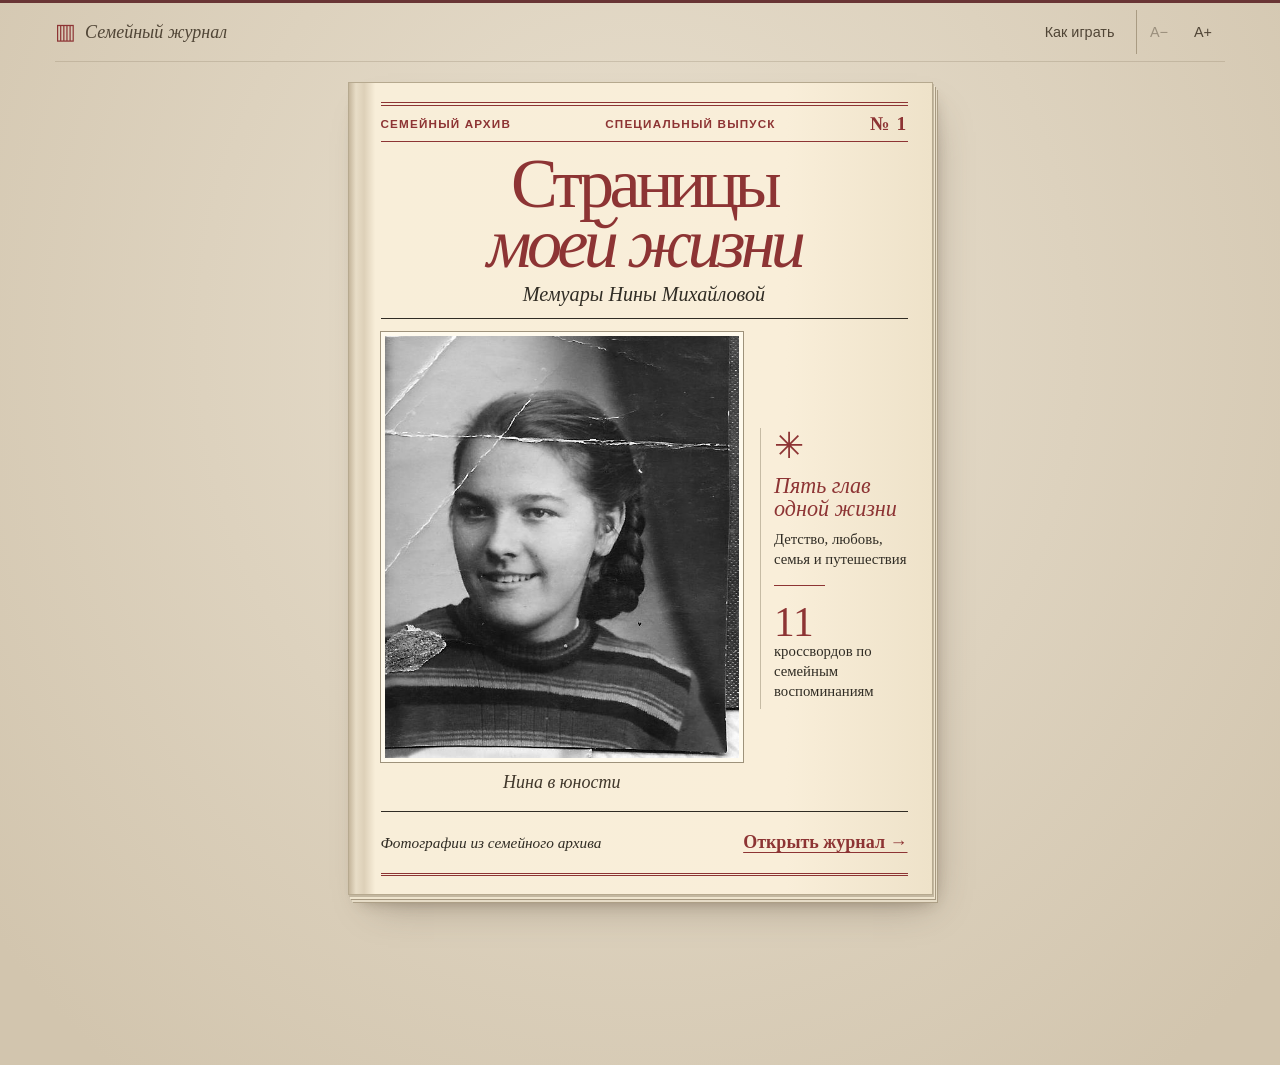
<file: index.html>
<!doctype html>
<html lang="ru"><head><meta charset="utf-8"><meta name="viewport" content="width=device-width, initial-scale=1"><meta name="theme-color" content="#f6eedf"><title>Страницы моей жизни · Семейный журнал</title><link rel="stylesheet" href="style.css"></head><body>
<header><div class="brand"><span class="bookicon" aria-hidden="true">▥</span> Семейный журнал</div><div class="tools"><button id="help">Как играть</button><span class="scale"><button id="smaller" aria-label="Уменьшить шрифт">А−</button><button id="larger" aria-label="Увеличить шрифт">А+</button></span></div></header>
<main id="app"></main>
<dialog id="dialog"><article id="dialogbody"></article><button id="close">Закрыть</button></dialog>
<script src="grids.js"></script><script src="journal.js"></script><script src="archive.js"></script><script src="book.js"></script><script src="app.js"></script></body></html>
</file>
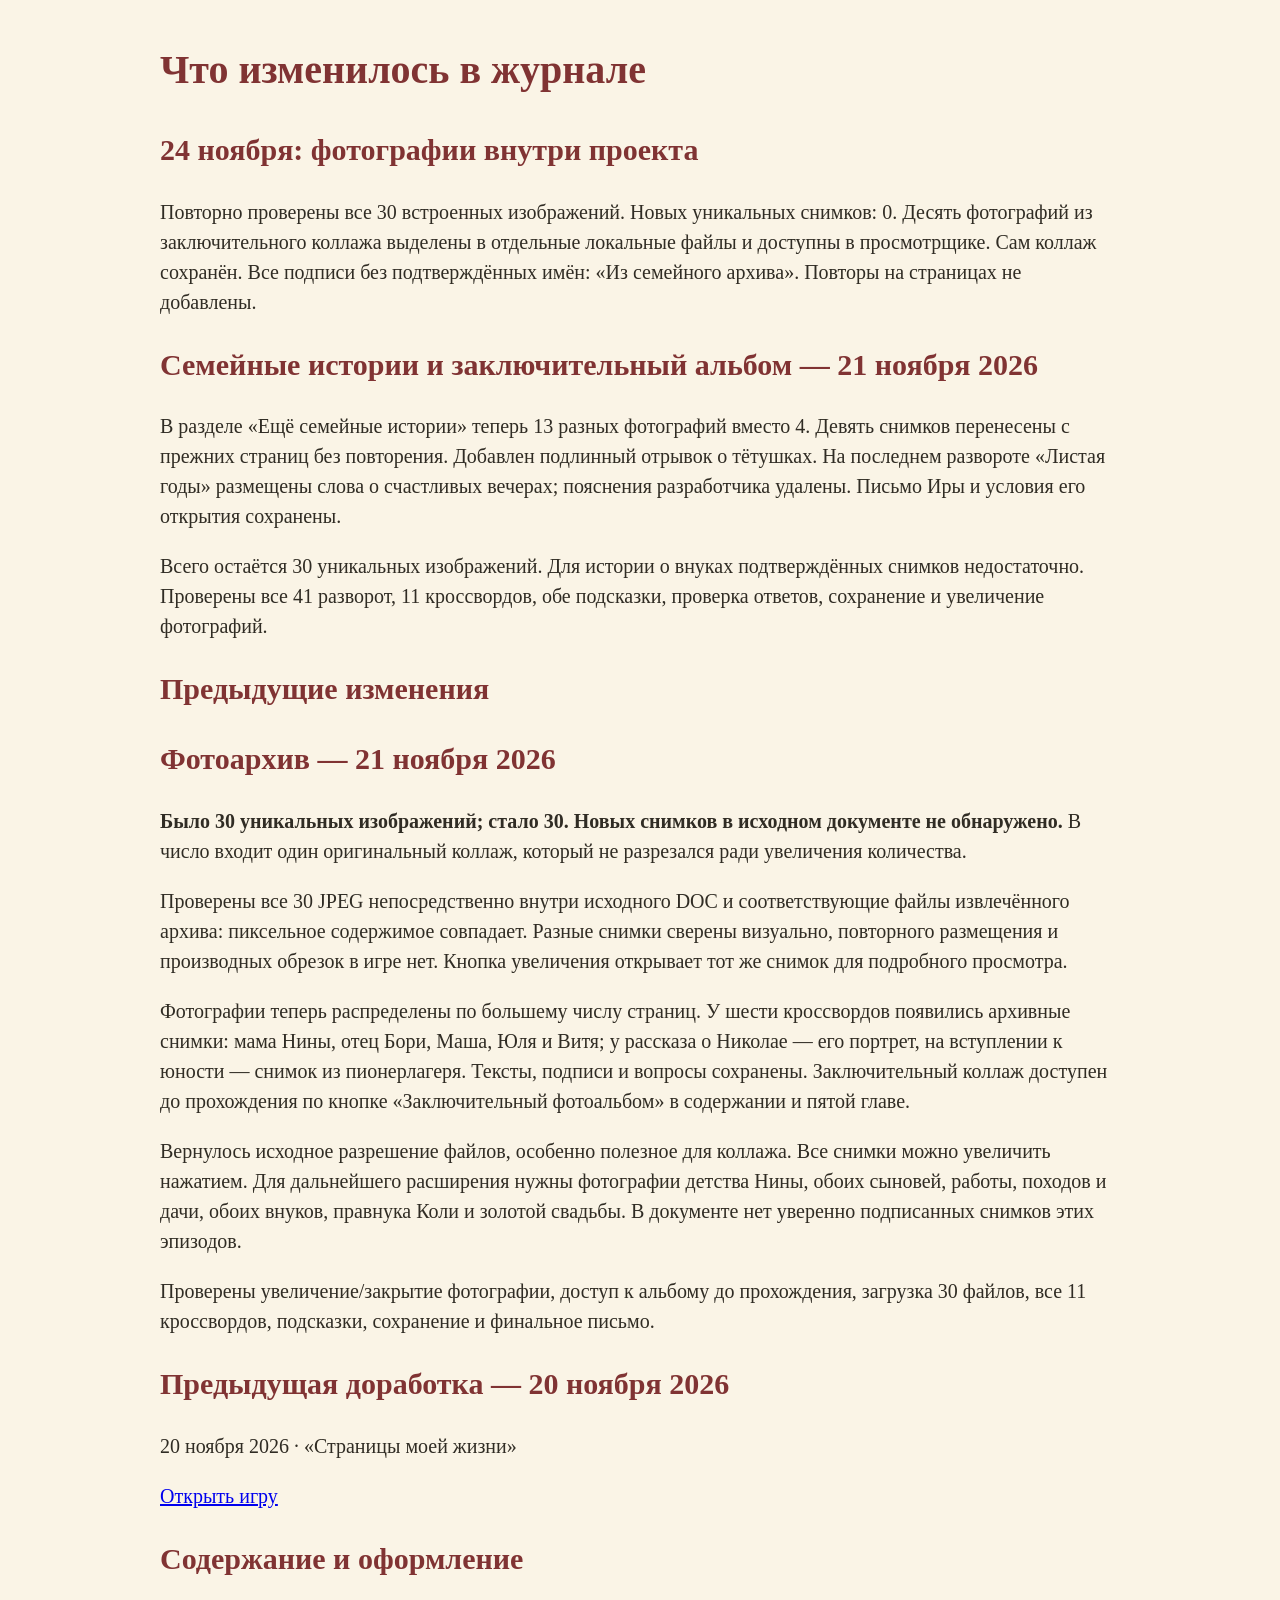
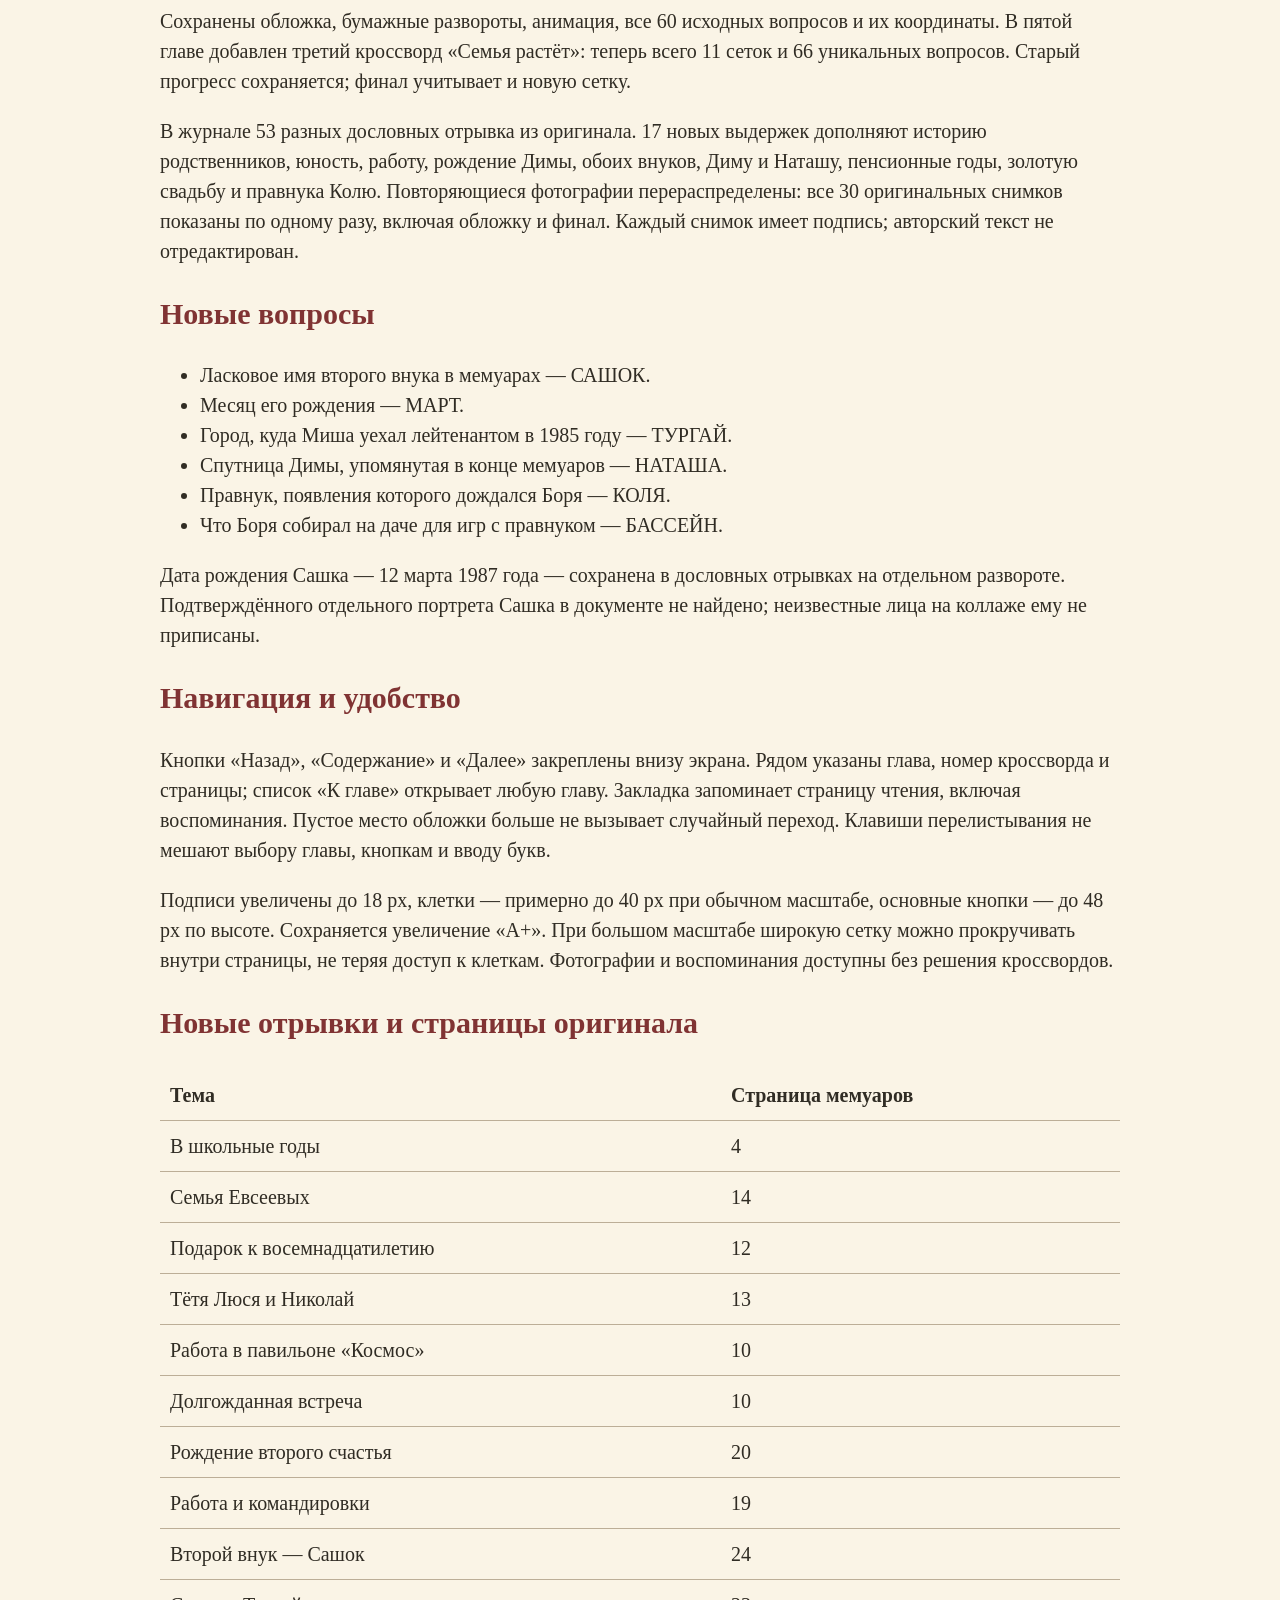
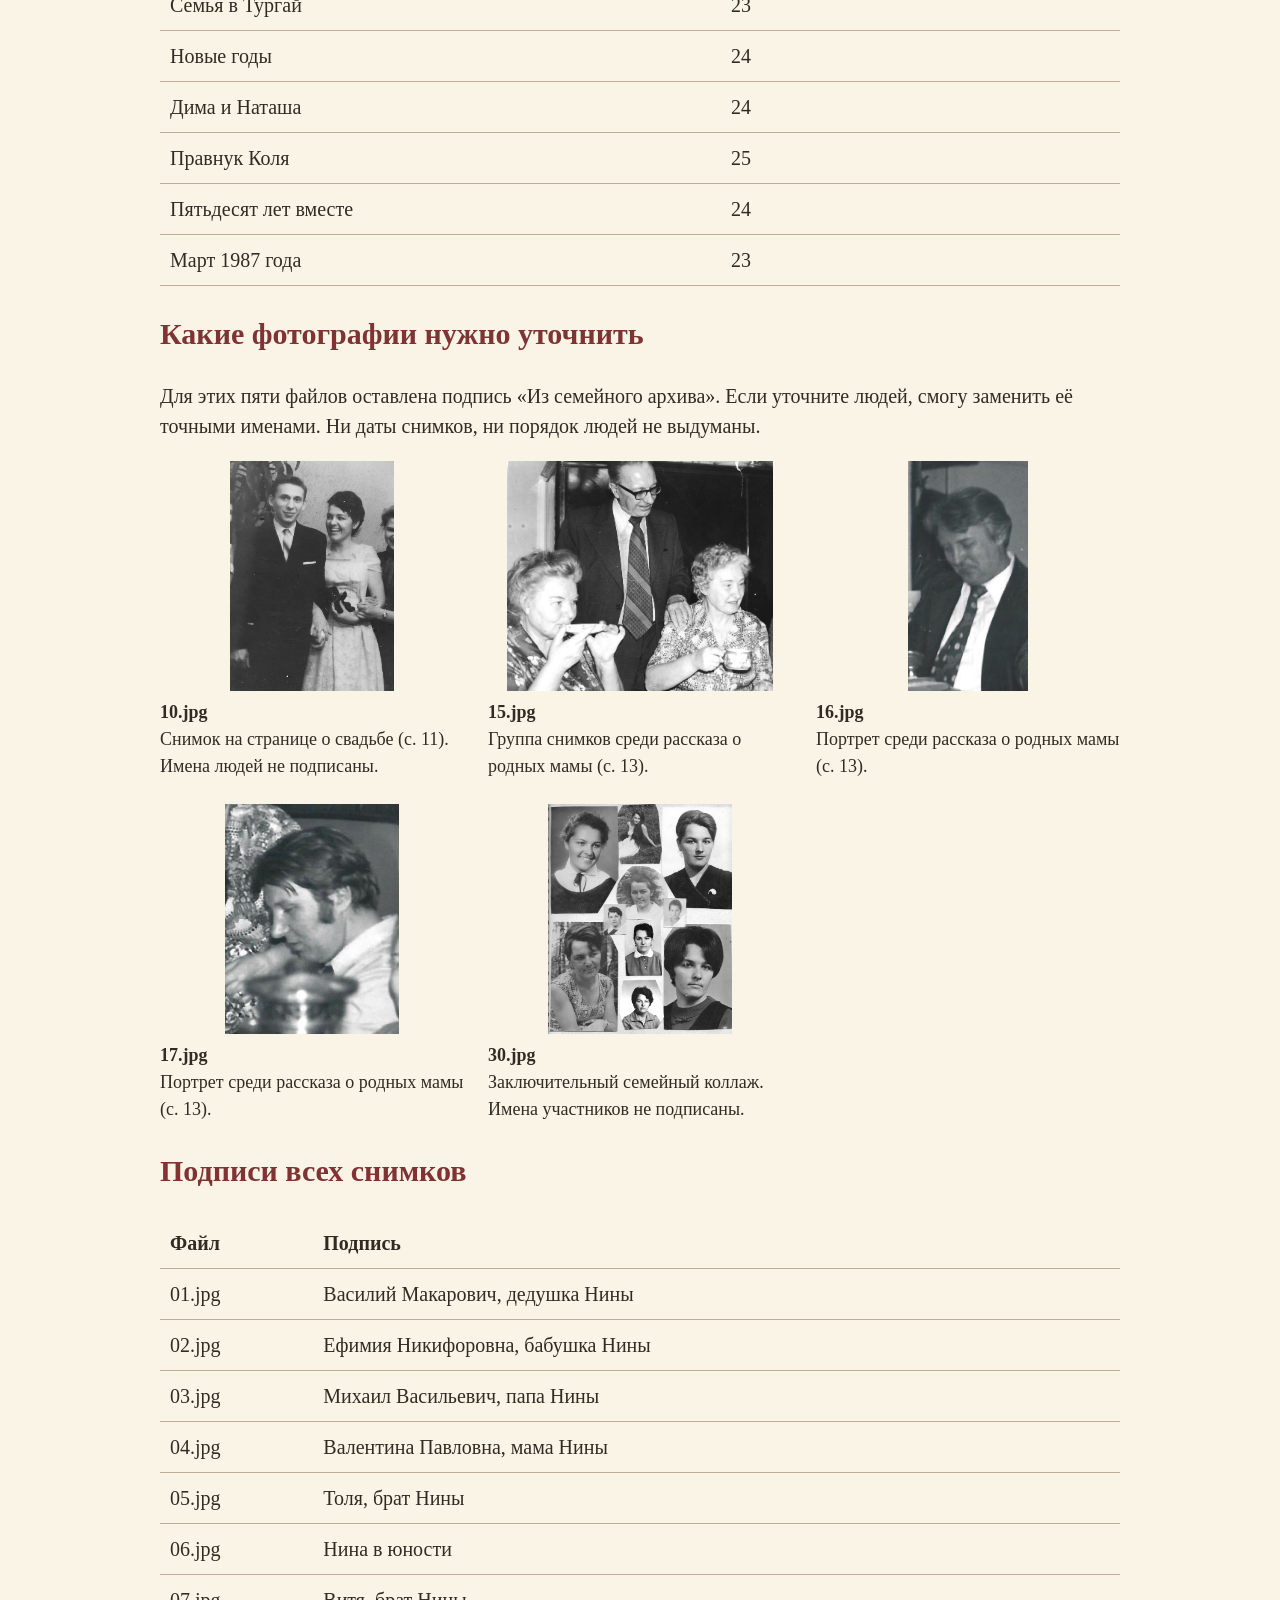
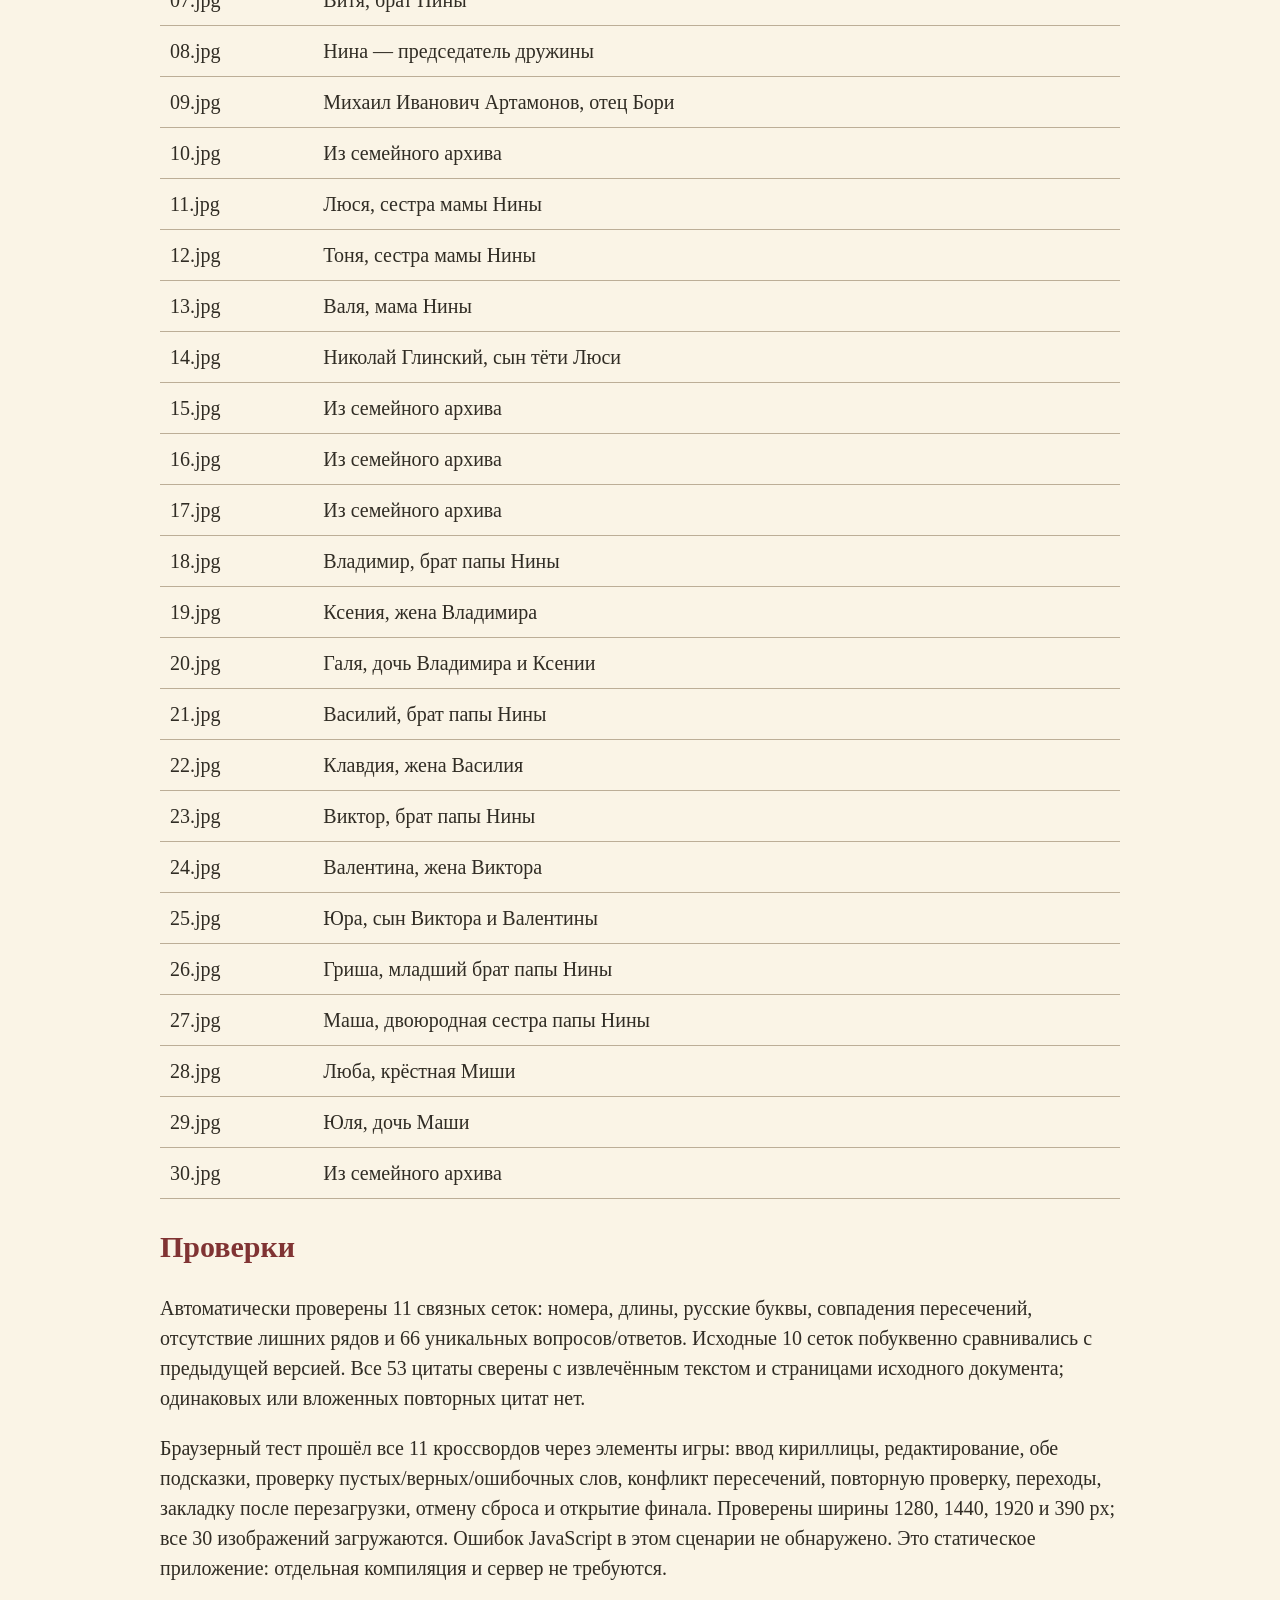
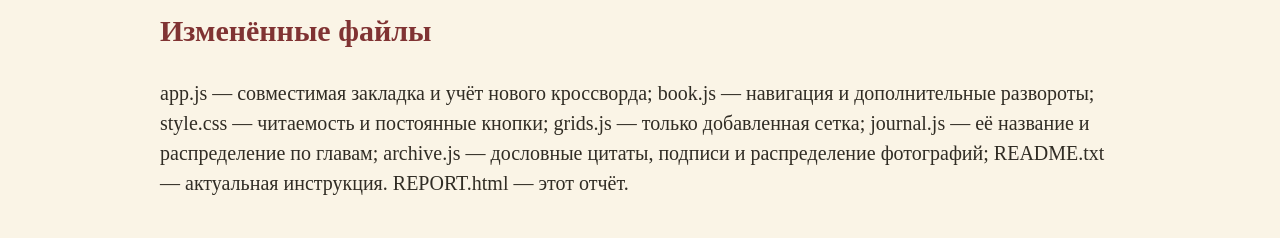
<file: REPORT.html>
<!doctype html><html lang="ru"><meta charset="utf-8"><meta name="viewport" content="width=device-width,initial-scale=1"><title>Отчёт о доработке журнала</title><style>body{max-width:960px;margin:40px auto;padding:0 20px;background:#faf4e6;color:#302c24;font:20px/1.5 Georgia,serif}h1,h2{color:#803333}table{border-collapse:collapse;width:100%}td,th{border-bottom:1px solid #bcae97;padding:10px;text-align:left}.photos{display:grid;grid-template-columns:repeat(auto-fit,minmax(240px,1fr));gap:24px}figure{margin:0}img{width:100%;height:230px;object-fit:contain}figcaption{font-size:18px}</style><h1>Что изменилось в журнале</h1><h2>24 ноября: фотографии внутри проекта</h2><p>Повторно проверены все 30 встроенных изображений. Новых уникальных снимков: 0. Десять фотографий из заключительного коллажа выделены в отдельные локальные файлы и доступны в просмотрщике. Сам коллаж сохранён. Все подписи без подтверждённых имён: «Из семейного архива». Повторы на страницах не добавлены.</p><h2>Семейные истории и заключительный альбом — 21 ноября 2026</h2><p>В разделе «Ещё семейные истории» теперь 13 разных фотографий вместо 4. Девять снимков перенесены с прежних страниц без повторения. Добавлен подлинный отрывок о тётушках. На последнем развороте «Листая годы» размещены слова о счастливых вечерах; пояснения разработчика удалены. Письмо Иры и условия его открытия сохранены.</p><p>Всего остаётся 30 уникальных изображений. Для истории о внуках подтверждённых снимков недостаточно. Проверены все 41 разворот, 11 кроссвордов, обе подсказки, проверка ответов, сохранение и увеличение фотографий.</p><h2>Предыдущие изменения</h2><h2>Фотоархив — 21 ноября 2026</h2><p><b>Было 30 уникальных изображений; стало 30. Новых снимков в исходном документе не обнаружено.</b> В число входит один оригинальный коллаж, который не разрезался ради увеличения количества.</p><p>Проверены все 30 JPEG непосредственно внутри исходного DOC и соответствующие файлы извлечённого архива: пиксельное содержимое совпадает. Разные снимки сверены визуально, повторного размещения и производных обрезок в игре нет. Кнопка увеличения открывает тот же снимок для подробного просмотра.</p><p>Фотографии теперь распределены по большему числу страниц. У шести кроссвордов появились архивные снимки: мама Нины, отец Бори, Маша, Юля и Витя; у рассказа о Николае — его портрет, на вступлении к юности — снимок из пионерлагеря. Тексты, подписи и вопросы сохранены. Заключительный коллаж доступен до прохождения по кнопке «Заключительный фотоальбом» в содержании и пятой главе.</p><p>Вернулось исходное разрешение файлов, особенно полезное для коллажа. Все снимки можно увеличить нажатием. Для дальнейшего расширения нужны фотографии детства Нины, обоих сыновей, работы, походов и дачи, обоих внуков, правнука Коли и золотой свадьбы. В документе нет уверенно подписанных снимков этих эпизодов.</p><p>Проверены увеличение/закрытие фотографии, доступ к альбому до прохождения, загрузка 30 файлов, все 11 кроссвордов, подсказки, сохранение и финальное письмо.</p><h2>Предыдущая доработка — 20 ноября 2026</h2><p>20 ноября 2026 · «Страницы моей жизни»</p><p><a href="index.html">Открыть игру</a></p>
<h2>Содержание и оформление</h2><p>Сохранены обложка, бумажные развороты, анимация, все 60 исходных вопросов и их координаты. В пятой главе добавлен третий кроссворд «Семья растёт»: теперь всего 11 сеток и 66 уникальных вопросов. Старый прогресс сохраняется; финал учитывает и новую сетку.</p><p>В журнале 53 разных дословных отрывка из оригинала. 17 новых выдержек дополняют историю родственников, юность, работу, рождение Димы, обоих внуков, Диму и Наташу, пенсионные годы, золотую свадьбу и правнука Колю. Повторяющиеся фотографии перераспределены: все 30 оригинальных снимков показаны по одному разу, включая обложку и финал. Каждый снимок имеет подпись; авторский текст не отредактирован.</p>
<h2>Новые вопросы</h2><ul><li>Ласковое имя второго внука в мемуарах — САШОК.</li><li>Месяц его рождения — МАРТ.</li><li>Город, куда Миша уехал лейтенантом в 1985 году — ТУРГАЙ.</li><li>Спутница Димы, упомянутая в конце мемуаров — НАТАША.</li><li>Правнук, появления которого дождался Боря — КОЛЯ.</li><li>Что Боря собирал на даче для игр с правнуком — БАССЕЙН.</li></ul><p>Дата рождения Сашка — 12 марта 1987 года — сохранена в дословных отрывках на отдельном развороте. Подтверждённого отдельного портрета Сашка в документе не найдено; неизвестные лица на коллаже ему не приписаны.</p>
<h2>Навигация и удобство</h2><p>Кнопки «Назад», «Содержание» и «Далее» закреплены внизу экрана. Рядом указаны глава, номер кроссворда и страницы; список «К главе» открывает любую главу. Закладка запоминает страницу чтения, включая воспоминания. Пустое место обложки больше не вызывает случайный переход. Клавиши перелистывания не мешают выбору главы, кнопкам и вводу букв.</p><p>Подписи увеличены до 18 px, клетки — примерно до 40 px при обычном масштабе, основные кнопки — до 48 px по высоте. Сохраняется увеличение «А+». При большом масштабе широкую сетку можно прокручивать внутри страницы, не теряя доступ к клеткам. Фотографии и воспоминания доступны без решения кроссвордов.</p>
<h2>Новые отрывки и страницы оригинала</h2><table><tr><th>Тема</th><th>Страница мемуаров</th></tr><tr><td>В школьные годы</td><td>4</td></tr><tr><td>Семья Евсеевых</td><td>14</td></tr><tr><td>Подарок к восемнадцатилетию</td><td>12</td></tr><tr><td>Тётя Люся и Николай</td><td>13</td></tr><tr><td>Работа в павильоне «Космос»</td><td>10</td></tr><tr><td>Долгожданная встреча</td><td>10</td></tr><tr><td>Рождение второго счастья</td><td>20</td></tr><tr><td>Работа и командировки</td><td>19</td></tr><tr><td>Второй внук — Сашок</td><td>24</td></tr><tr><td>Семья в Тургай</td><td>23</td></tr><tr><td>Новые годы</td><td>24</td></tr><tr><td>Дима и Наташа</td><td>24</td></tr><tr><td>Правнук Коля</td><td>25</td></tr><tr><td>Пятьдесят лет вместе</td><td>24</td></tr><tr><td>Март 1987 года</td><td>23</td></tr></table><h2>Какие фотографии нужно уточнить</h2><p>Для этих пяти файлов оставлена подпись «Из семейного архива». Если уточните людей, смогу заменить её точными именами. Ни даты снимков, ни порядок людей не выдуманы.</p><div class="photos"><figure><img src="10.jpg" alt="Из семейного архива"><figcaption><b>10.jpg</b><br>Снимок на странице о свадьбе (с. 11). Имена людей не подписаны.</figcaption></figure><figure><img src="15.jpg" alt="Из семейного архива"><figcaption><b>15.jpg</b><br>Группа снимков среди рассказа о родных мамы (с. 13).</figcaption></figure><figure><img src="16.jpg" alt="Из семейного архива"><figcaption><b>16.jpg</b><br>Портрет среди рассказа о родных мамы (с. 13).</figcaption></figure><figure><img src="17.jpg" alt="Из семейного архива"><figcaption><b>17.jpg</b><br>Портрет среди рассказа о родных мамы (с. 13).</figcaption></figure><figure><img src="30.jpg" alt="Из семейного архива"><figcaption><b>30.jpg</b><br>Заключительный семейный коллаж. Имена участников не подписаны.</figcaption></figure></div><h2>Подписи всех снимков</h2><table><tr><th>Файл</th><th>Подпись</th></tr><tr><td>01.jpg</td><td>Василий Макарович, дедушка Нины</td></tr><tr><td>02.jpg</td><td>Ефимия Никифоровна, бабушка Нины</td></tr><tr><td>03.jpg</td><td>Михаил Васильевич, папа Нины</td></tr><tr><td>04.jpg</td><td>Валентина Павловна, мама Нины</td></tr><tr><td>05.jpg</td><td>Толя, брат Нины</td></tr><tr><td>06.jpg</td><td>Нина в юности</td></tr><tr><td>07.jpg</td><td>Витя, брат Нины</td></tr><tr><td>08.jpg</td><td>Нина — председатель дружины</td></tr><tr><td>09.jpg</td><td>Михаил Иванович Артамонов, отец Бори</td></tr><tr><td>10.jpg</td><td>Из семейного архива</td></tr><tr><td>11.jpg</td><td>Люся, сестра мамы Нины</td></tr><tr><td>12.jpg</td><td>Тоня, сестра мамы Нины</td></tr><tr><td>13.jpg</td><td>Валя, мама Нины</td></tr><tr><td>14.jpg</td><td>Николай Глинский, сын тёти Люси</td></tr><tr><td>15.jpg</td><td>Из семейного архива</td></tr><tr><td>16.jpg</td><td>Из семейного архива</td></tr><tr><td>17.jpg</td><td>Из семейного архива</td></tr><tr><td>18.jpg</td><td>Владимир, брат папы Нины</td></tr><tr><td>19.jpg</td><td>Ксения, жена Владимира</td></tr><tr><td>20.jpg</td><td>Галя, дочь Владимира и Ксении</td></tr><tr><td>21.jpg</td><td>Василий, брат папы Нины</td></tr><tr><td>22.jpg</td><td>Клавдия, жена Василия</td></tr><tr><td>23.jpg</td><td>Виктор, брат папы Нины</td></tr><tr><td>24.jpg</td><td>Валентина, жена Виктора</td></tr><tr><td>25.jpg</td><td>Юра, сын Виктора и Валентины</td></tr><tr><td>26.jpg</td><td>Гриша, младший брат папы Нины</td></tr><tr><td>27.jpg</td><td>Маша, двоюродная сестра папы Нины</td></tr><tr><td>28.jpg</td><td>Люба, крёстная Миши</td></tr><tr><td>29.jpg</td><td>Юля, дочь Маши</td></tr><tr><td>30.jpg</td><td>Из семейного архива</td></tr></table><h2>Проверки</h2><p>Автоматически проверены 11 связных сеток: номера, длины, русские буквы, совпадения пересечений, отсутствие лишних рядов и 66 уникальных вопросов/ответов. Исходные 10 сеток побуквенно сравнивались с предыдущей версией. Все 53 цитаты сверены с извлечённым текстом и страницами исходного документа; одинаковых или вложенных повторных цитат нет.</p><p>Браузерный тест прошёл все 11 кроссвордов через элементы игры: ввод кириллицы, редактирование, обе подсказки, проверку пустых/верных/ошибочных слов, конфликт пересечений, повторную проверку, переходы, закладку после перезагрузки, отмену сброса и открытие финала. Проверены ширины 1280, 1440, 1920 и 390 px; все 30 изображений загружаются. Ошибок JavaScript в этом сценарии не обнаружено. Это статическое приложение: отдельная компиляция и сервер не требуются.</p><h2>Изменённые файлы</h2><p>app.js — совместимая закладка и учёт нового кроссворда; book.js — навигация и дополнительные развороты; style.css — читаемость и постоянные кнопки; grids.js — только добавленная сетка; journal.js — её название и распределение по главам; archive.js — дословные цитаты, подписи и распределение фотографий; README.txt — актуальная инструкция. REPORT.html — этот отчёт.</p></html>
</file>
<file: style.css>
*{box-sizing:border-box}
:root{font-size:18px;--ink:#302c24;--red:#8d3434;--paper:#faf2e2;--rule:#c6bba4;--sans:Arial,sans-serif;color:var(--ink)}
body{margin:0;min-height:100vh;font-family:Georgia,"Times New Roman",serif;background:radial-gradient(ellipse at 50% 32%,#e8dfce 5%,#d2c5ae 92%);border-top:3px solid #693535}
button{font:inherit;color:inherit;background:transparent;border:1px solid var(--rule);padding:.48rem .7rem;cursor:pointer;min-height:44px}
button:hover{background:#e9deca}button:focus-visible{outline:3px solid #28636a;outline-offset:2px}button:disabled{opacity:.45;cursor:default}h1:focus{outline:0}
header{display:flex;align-items:center;justify-content:space-between;width:min(1170px,94%);margin:auto;padding:.4rem 0;border-bottom:1px solid #8c80674a;color:#504536}
.brand,.tools,.scale,.actions,.issue,.running,.leafFoot,.coverBase,.turnNav{display:flex;align-items:center}
.brand{gap:.5rem;font-size:1rem;font-style:italic}.bookicon{font:1.2rem var(--sans);color:var(--red)}.tools{font:.8rem var(--sans);gap:.5rem}.tools>button{border:0}.scale{border-left:1px solid #a99b82}.scale button{border:0;min-width:44px}
#app{max-width:1190px;margin:auto;padding:20px 20px 30px;perspective:1800px}
.cover,.spread{position:relative;isolation:isolate;border:1px solid #b6a98f;box-shadow:1px 2px 0 #c3b7a0,2px 4px 0 #efe5ce,3px 5px 0 #a69880,4px 7px 0 #e6dcc7,5px 8px 0 #ad9f86,6px 12px 14px -7px #4f412c77,12px 22px 38px -15px #4b3c2f66}
.cover{width:min(100%,clamp(452px,65vh,590px));margin:auto;padding:19px 24px 18px 32px;background:linear-gradient(90deg,#c5b69c,#e8ddc7 1.2%,#ddd0b8 2.6%,#f8eed9 4.5%,#f9eed9 75%,#eee2c9);cursor:pointer}
.issue{justify-content:space-between;gap:6px;color:var(--red);border-top:4px double var(--red);border-bottom:1px solid var(--red);padding:.36rem 0;font:600 .65rem var(--sans);letter-spacing:.1em;text-transform:uppercase}.issue b{font:bold 1.08rem Georgia,serif}
.cover h1{color:var(--red);font-weight:normal;font-size:clamp(3.05rem,7.8vh,4.5rem);line-height:.85;letter-spacing:-.067em;text-align:center;margin:.17em 0 .1em}
.cover h1 em{font-weight:normal}.subtitle{text-align:center;font:italic 1.12rem Georgia,serif;margin:.55rem 0 .65rem}
.coverStory{display:grid;grid-template-columns:minmax(0,1fr) 28%;gap:17px;align-items:center;border-top:1px solid var(--ink);border-bottom:1px solid var(--ink);padding:.73rem 0 .35rem}
.photo{margin:0;text-align:center}.photo img{display:block;max-width:100%;width:auto;max-height:360px;object-fit:contain;margin:auto;border:1px solid #9a917e}
.photo figcaption{font:italic .9rem Georgia,serif;color:#51483a;margin:.42rem 0 .55rem}
.cover .photo img{width:100%;max-height:none;border:4px solid #fffaed;outline:1px solid #9e927b}
.coverStory aside{border-left:1px solid var(--rule);padding-left:13px}.coverStory h2{font:italic 1.23rem/1.05 Georgia,serif;color:var(--red);margin:.55rem 0}.coverStory p{font:.82rem/1.35 Georgia,serif;margin:.4rem 0}.coverStory strong{display:block;color:var(--red);font:2.3rem/.98 Georgia,serif}.aster,.orn{color:var(--red);font:2rem/1 Georgia,serif}.shortRule{border-top:1px solid var(--red);width:38%;margin:.85rem 0}
.coverBase{justify-content:space-between;gap:.6rem;border-bottom:3px double var(--red);padding:.35rem 0}.coverBase>span{font:italic .85rem Georgia,serif;max-width:49%}.openIssue,.bookmark,.textButton{color:var(--red);border:0;text-decoration:underline;text-underline-offset:4px}.openIssue{white-space:nowrap;padding:.25rem 0;font-weight:bold}.bookmark{display:block;margin:auto}
.spread{display:grid;grid-template-columns:repeat(2,minmax(0,1fr));background:var(--paper);border-radius:2px 5px 3px 2px}
.leaf{min-width:0;min-height:clamp(565px,68vw,730px);display:flex;flex-direction:column;padding:clamp(21px,2.8vw,42px);position:relative}
.leaf.left{background:linear-gradient(90deg,#f7efdd 0%,#faf4e6 75%,#eee4d0 95%,#d6c9b1 99%,#b8a88f);border-right:1px solid #a99b84}
.leaf.right{background:linear-gradient(90deg,#d7cab2,#f2e9d7 3%,#faf5e8 10%,#faf4e6 97%,#eee3ce)}.leafBody{flex:1;min-width:0}
.running,.leafFoot{justify-content:space-between;gap:.55rem;font:600 .65rem/1.35 var(--sans);letter-spacing:.09em;text-transform:uppercase;color:#6c5947}
.running{border-top:3px double var(--red);border-bottom:1px solid var(--rule);padding:.5rem 0;margin-bottom:1rem}.running span:last-child{white-space:nowrap}.leafFoot{font-weight:normal;margin-top:1rem;padding-top:.4rem}.leafFoot i{flex:1;border-top:1px solid var(--rule)}.right .leafFoot{flex-direction:row-reverse}
h1,h2,h3{font-weight:normal}.leaf h1{font-size:clamp(1.85rem,3.5vw,2.7rem);line-height:1.04;letter-spacing:-.045em;margin:.25rem 0 1rem}.leaf h2{font:italic 1.75rem Georgia,serif;margin:.4rem 0 1rem;color:var(--red)}.rubric,.small{font:.86rem/1.4 var(--sans);color:#625647}.rubric{margin:0 0 .45rem}.lead,blockquote{font:italic 1.23rem/1.43 Georgia,serif}blockquote{margin:1rem 0}.orn{margin:1.3rem 0}.bigRoman{font:italic 2.8rem Georgia,serif;color:var(--red)}cite{display:block;margin-bottom:1rem}.letter{font:1.25rem/1.52 Georgia,serif}.letter p:first-child{font-style:italic}.actions{flex-wrap:wrap;gap:.5rem;margin:.75rem 0}.inkButton,.primary{border:1px solid var(--red);background:var(--red);color:#fff7e7}.inkButton:hover,.primary:hover{background:#762c2d}
.tocRow,.chapterRow{width:100%;display:grid;grid-template-columns:1.6rem 1fr auto;gap:.7rem;text-align:left;align-items:baseline;border:0;border-bottom:1px solid var(--rule);padding:.65rem 0;font-size:1.07rem}.tocRow i,.tocRow b,.chapterNo{color:var(--red);font-weight:normal}.tocRow small,.chapterRow small{font:.82rem/1.3 var(--sans);color:#655c4d}.tocRow small{display:block;margin:.25rem 0 0}
.turnNav{justify-content:space-between;gap:.4rem;padding-top:16px}.turnNav button{color:#544837;border:0;text-underline-offset:4px}.turnNav button:hover{text-decoration:underline;background:transparent}
.boardScroll{max-width:100%;overflow-x:auto;padding:8px 2px 12px}.board{display:grid;width:max-content;margin:auto;--cell:2.05rem}.cell{grid-area:var(--y) / var(--x);width:var(--cell);height:var(--cell);border:1px solid #5e584d;position:relative;background:#fffcf4}.cell input{width:100%;height:100%;border:0;outline:0;background:transparent;color:var(--ink);text-align:center;font:600 1.1rem var(--sans);padding:.26rem 0 0;caret-color:transparent}.cell small{position:absolute;left:2px;top:0;font:.56rem var(--sans);pointer-events:none}.cell.solved{background:#dfe7d7}.cell.selected{background:#f0d9bd}.cell.active{box-shadow:inset 0 0 0 2px var(--red)}
.selectedClue{border-left:3px solid var(--red);background:#eee5d3;padding:.65rem .8rem;line-height:1.38;margin-top:.7rem}.clues h3{font:italic 1.42rem Georgia,serif;color:var(--red);margin:.75rem 0 .25rem}.clues h3:first-child{margin-top:0}.question{width:100%;border:0;border-bottom:1px solid var(--rule);text-align:left;display:flex;gap:.55rem;padding:.42rem .3rem;font:1rem/1.3 Georgia,serif}.question b{color:var(--red)}.question.current{background:#f0e2c9}.status{color:#40573e;min-height:1em}.storageError{color:#873e34}
dialog{max-width:min(530px,92%);max-height:85vh;background:var(--paper);color:var(--ink);border:1px solid var(--rule);padding:1.4rem;line-height:1.45}dialog::backdrop{background:#27252166}
.turnSheet{pointer-events:none;position:absolute;z-index:3;top:0;bottom:0;width:50%;overflow:hidden;backface-visibility:hidden;box-shadow:0 6px 20px #463a2922}.turnSheet .leaf{height:100%;min-height:0}.turnSheet.forward{left:50%;transform-origin:left center;animation:forward .48s ease-in both}.turnSheet.backward{left:0;transform-origin:right center;animation:backward .48s ease-in both}.turnSheet.opening{animation-duration:.68s}.turnSheet .cover{width:100%;height:100%;box-shadow:none;margin:0}
@keyframes forward{from{transform:perspective(1500px) rotateY(0);filter:brightness(1)}to{transform:perspective(1500px) rotateY(-95deg);filter:brightness(.82)}}
@keyframes backward{from{transform:perspective(1500px) rotateY(0)}to{transform:perspective(1500px) rotateY(95deg);filter:brightness(.84)}}
@media(max-width:1050px){.leaf{padding:21px}.board{--cell:1.92rem}}
@media(max-width:760px){#app{padding:14px 13px 25px}.spread{grid-template-columns:1fr}.leaf{min-height:0;padding:22px 19px}.leaf.left{border-right:0;border-bottom:2px solid var(--rule)}.leafFoot{margin-top:1rem}.turnNav{flex-wrap:wrap;justify-content:center}.turnNav button{font-size:.92rem}.turnSheet{display:none}.cover{padding:17px 18px 16px 25px}.coverStory{gap:12px}.coverStory aside{padding-left:9px}}
@media(max-width:430px){.cover h1{font-size:2.85rem}.coverStory{grid-template-columns:minmax(0,1fr) 30%}.coverStory h2{font-size:1.05rem}.issue{font-size:.57rem}.tools{gap:0}.coverBase{flex-wrap:wrap}.coverBase>span{max-width:none}.openIssue{margin-left:auto}}
@media(prefers-reduced-motion:reduce){.turnSheet{display:none}}
.turnSheet{transform-style:preserve-3d;overflow:visible;backface-visibility:visible;box-shadow:none}
.sheetFront,.sheetBack{position:absolute;inset:0;overflow:hidden;backface-visibility:hidden;box-shadow:0 3px 13px #483e2f26}
.sheetBack{transform:rotateY(180deg)}.sheetBack .printedLetter{display:grid;height:100%;place-items:center}
.turnSheet.opening{transform-origin:0 0}
@keyframes forward{
  from{transform:perspective(1500px) translateX(var(--shift,0)) scale(var(--scaleX,1),var(--scaleY,1)) rotateY(0)}
  to{transform:perspective(1500px) rotateY(-180deg)}
}
@keyframes backward{from{transform:perspective(1500px) rotateY(0)}to{transform:perspective(1500px) rotateY(180deg)}}
@keyframes paperLight{0%,100%{opacity:0}50%{opacity:.45}}
.sheetFront:after,.sheetBack:after{content:"";position:absolute;inset:0;background:linear-gradient(90deg,#796a52,transparent 65%);animation:paperLight .48s ease both;pointer-events:none}
.portraits{display:flex;align-items:flex-start;justify-content:center;gap:.7rem;margin:.7rem 0}.portraits .photo{min-width:0;flex:1}.portraits img{max-height:270px}.portraits.count2 img,.portraits.count3 img{height:clamp(110px,13vw,180px);border:0}.portraits.count3 figcaption{font-size:.82rem}.archiveInset{display:flex;align-items:center;gap:1rem;margin:1.2rem 0 .2rem;border-top:1px solid var(--rule);padding-top:.8rem}.archiveInset .portraits{flex:0 0 26%;margin:0}.archiveInset img{max-height:126px}.archiveInset blockquote{font-size:1.02rem;line-height:1.38;margin:0 0 .4rem}.archiveInset cite,.leaf cite{font-size:.85rem;color:#655747}.archiveInset figcaption{font-size:.78rem}.archiveInset cite{margin:0}.verdict{margin-left:auto;font:bold 1.15rem var(--sans)}.verdict.right{color:#356842}.verdict.wrong{color:#993e46}.cell.checked-right{background:#cbe5cd}.cell.checked-wrong{background:#f0c4c8}.cell.checked-mixed{background:linear-gradient(135deg,#cbe5cd 49%,#f0c4c8 51%)}.cell.selected[class*="checked-"]{border-color:#7e5b40}

/* Stable, readable navigation for desktop readers. */
#app{padding-bottom:170px}.cover{cursor:default}
.turnNav{position:fixed;bottom:0;left:0;right:0;z-index:10;background:#f8f0df;border-top:2px solid #b8a88d;box-shadow:0 -3px 16px #463a291c;display:grid;grid-template-columns:1fr auto 1fr;gap:16px;align-items:center;padding:12px max(20px,calc((100vw - 1160px)/2));font:1rem/1.35 Arial,sans-serif}
.navButtons{display:flex;gap:10px}.turnNav button{border:1px solid #9a8065;min-width:100px;min-height:48px;color:#302c24}.turnNav button[data-action="toc"]{color:#792d2d;font-weight:bold}.navLocation{font-size:1rem}.jumpLabel{min-width:0;font-size:1rem}select{display:block;width:100%;min-height:44px;max-width:100%;font:inherit;color:#302c24;background:#fff8eb;border:1px solid #9a8065;padding:6px}
.photo figcaption,.portraits.count3 figcaption,.archiveInset figcaption{font-size:1rem;line-height:1.4;color:#40372b}.leaf cite{font-size:1rem}.running,.leafFoot{font-size:.8rem;letter-spacing:.025em}.playHelp{font:1rem/1.4 Arial,sans-serif}.board{--cell:2.22rem}.cell small{font-size:.64rem}.archiveInset:has(.portraits:empty){display:block}.archiveInset blockquote{font-size:1.1rem}.leafBody{overflow-wrap:break-word}.coverBase{flex-wrap:wrap}.coverBase>span{max-width:100%}.openIssue{min-height:48px}
@media(max-width:1050px){.turnNav{grid-template-columns:1fr auto}.jumpLabel{grid-column:1/-1;display:flex;align-items:center;gap:10px}.jumpLabel select{width:auto;flex:1}.board{--cell:2.22rem}}
@media(max-width:760px){.turnNav{grid-template-columns:1fr;padding:8px 12px;gap:6px}.navLocation{text-align:center}.navButtons{justify-content:center}.jumpLabel{display:none}.turnNav button{min-width:90px}.portraits.count3{flex-wrap:wrap}.portraits.count3 .photo{flex-basis:40%}}

#app{perspective:none}

.photoZoom{display:block;border:0;padding:0;background:none;width:100%;min-height:0;cursor:zoom-in}.photoZoom:hover{background:none;outline:1px solid var(--red);outline-offset:3px}.photoZoom img{margin:auto}.photoDialog{max-width:min(1000px,96vw);width:max-content;max-height:94vh}.photoDialog .photo img{max-height:none;max-width:100%;width:auto}.photoDialog #close{position:sticky;bottom:0;background:var(--paper);border:1px solid var(--red);min-width:120px}
.archiveInset:has(.portraits){align-items:flex-start}.archiveInset .portraits{flex-basis:34%}.archiveInset img{max-height:190px}.archiveInset .photo figcaption{font-size:1rem}.portraits.count1 img{max-height:350px}

.spread > .leaf .photo img[src="30.jpg"]{max-height:620px;width:100%;object-fit:contain}

.familyPhotoPage .portraits{margin:1rem 0 1.25rem;gap:1rem;align-items:start}
.familyPhotoPage .portraits.count1 img{max-height:470px;width:100%;height:420px;object-fit:contain}
.familyPhotoPage .portraits.count2 img{height:300px;max-height:none;object-fit:contain}
.familyPhotoPage .portraits.count3{display:grid;grid-template-columns:1fr 1fr;gap:1rem}
.familyPhotoPage .portraits.count3 img{height:250px;max-height:none;object-fit:contain}
.familyPhotoPage .portraits.count3 .photo:last-child{grid-column:1/-1;width:65%;justify-self:center}
.familyPhotoPage .portraits.count3 .photo:last-child img{height:290px}
.familyPhotoPage blockquote{font-size:1.12rem;line-height:1.5}.familyTextPage blockquote{font-size:1.1rem;line-height:1.5}
.closingWords{margin:4rem 0 3rem;border-top:1px solid var(--rule);border-bottom:1px solid var(--rule);padding:1.2rem 0}.closingWords blockquote{font-size:1.6rem;line-height:1.5}.closingWords.completed{margin:1.5rem 0}.closingWords.completed blockquote{font-size:1.1rem}
@media(max-width:760px){.familyPhotoPage .portraits.count2 img{height:250px}.familyPhotoPage .portraits.count1 img{height:auto}.closingWords{margin:2rem 0}}

.collageControls{display:flex;flex-wrap:wrap;gap:12px;justify-content:center;margin:18px 0}.collageControls button{min-height:48px}
.photoDialog:has(.collageControls) .photo img{max-height:65vh;max-width:100%;object-fit:contain}.photoDialog:has(.collageControls){min-width:min(620px,94vw)}
</file>
